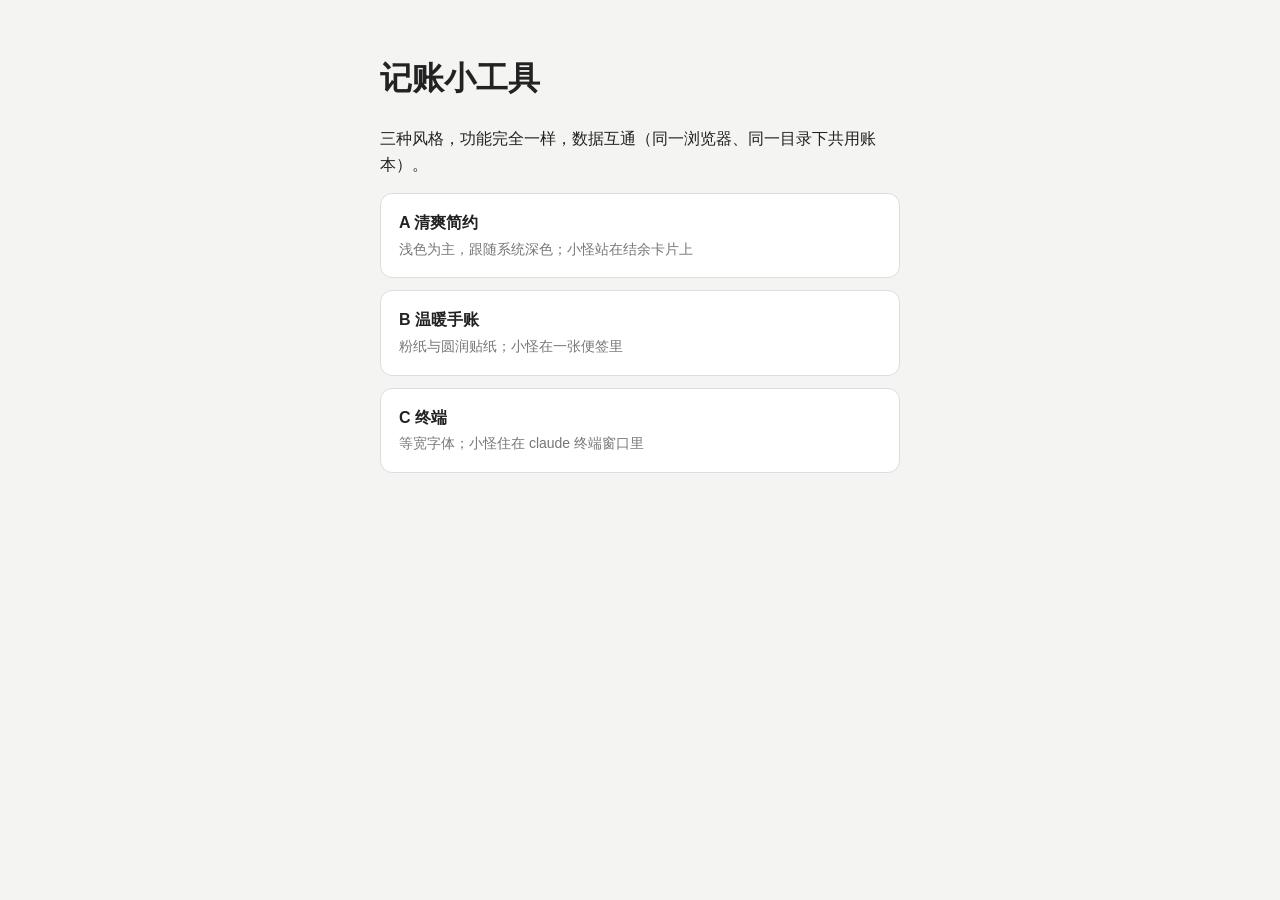
<file: index.html>
<!doctype html>
<html lang="zh-CN">
<head>
<meta charset="utf-8">
<meta name="viewport" content="width=device-width,initial-scale=1">
<title>记账小工具 · 选风格</title>
<style>
body{margin:0;font:16px/1.6 -apple-system,"Microsoft YaHei",sans-serif;background:#f4f4f2;color:#222;padding:32px 16px}
main{max-width:520px;margin:0 auto}
a{display:block;background:#fff;border:1px solid #ddd;border-radius:12px;padding:16px 18px;margin:12px 0;color:inherit;text-decoration:none}
a:hover{border-color:#d97757}
b{display:block}span{color:#777;font-size:14px}
</style>
</head>
<body><main>
<h1>记账小工具</h1>
<p>三种风格，功能完全一样，数据互通（同一浏览器、同一目录下共用账本）。</p>
<a href="clean.html"><b>A 清爽简约</b><span>浅色为主，跟随系统深色；小怪站在结余卡片上</span></a>
<a href="warm.html"><b>B 温暖手账</b><span>粉纸与圆润贴纸；小怪在一张便签里</span></a>
<a href="dark.html"><b>C 终端</b><span>等宽字体；小怪住在 claude 终端窗口里</span></a>
</main></body></html>
</file>
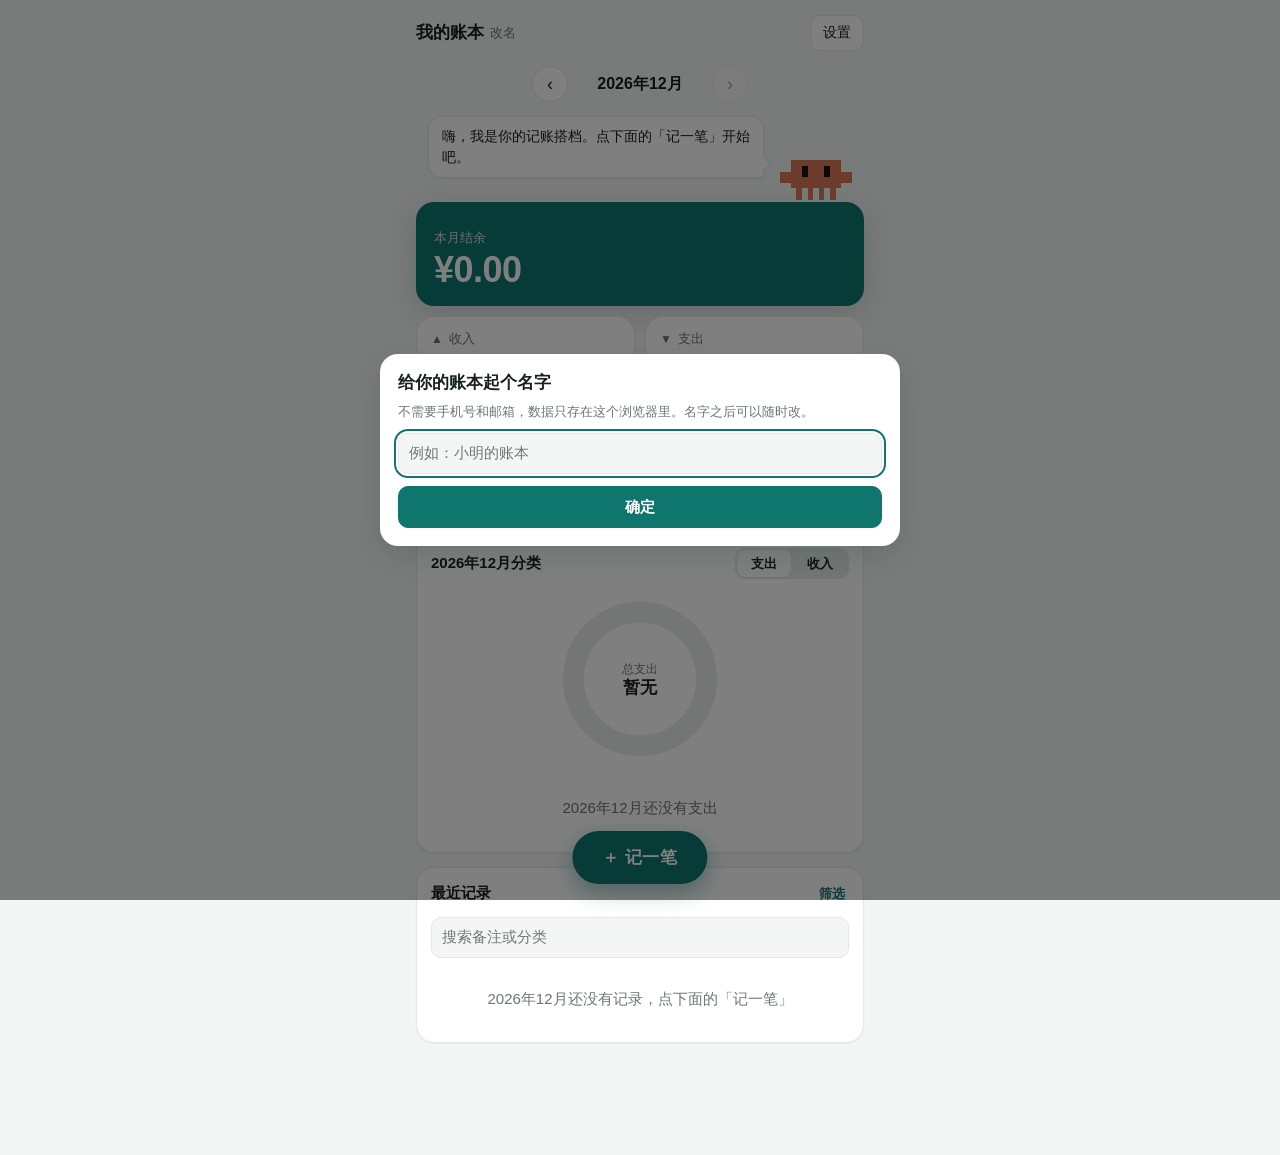
<file: clean.html>
<!doctype html>
<html lang="zh-CN">
<head>
<meta charset="utf-8">
<meta name="viewport" content="width=device-width,initial-scale=1,viewport-fit=cover">
<title>记账小工具 · 清爽简约</title>
<link rel="stylesheet" href="base.css">
<link rel="stylesheet" href="theme-clean.css">
</head>
<body class="theme-clean">
<main id="app" class="app"></main>
<script src="mascot.js"></script>
<script src="app.js"></script>
</body>
</html>
</file>
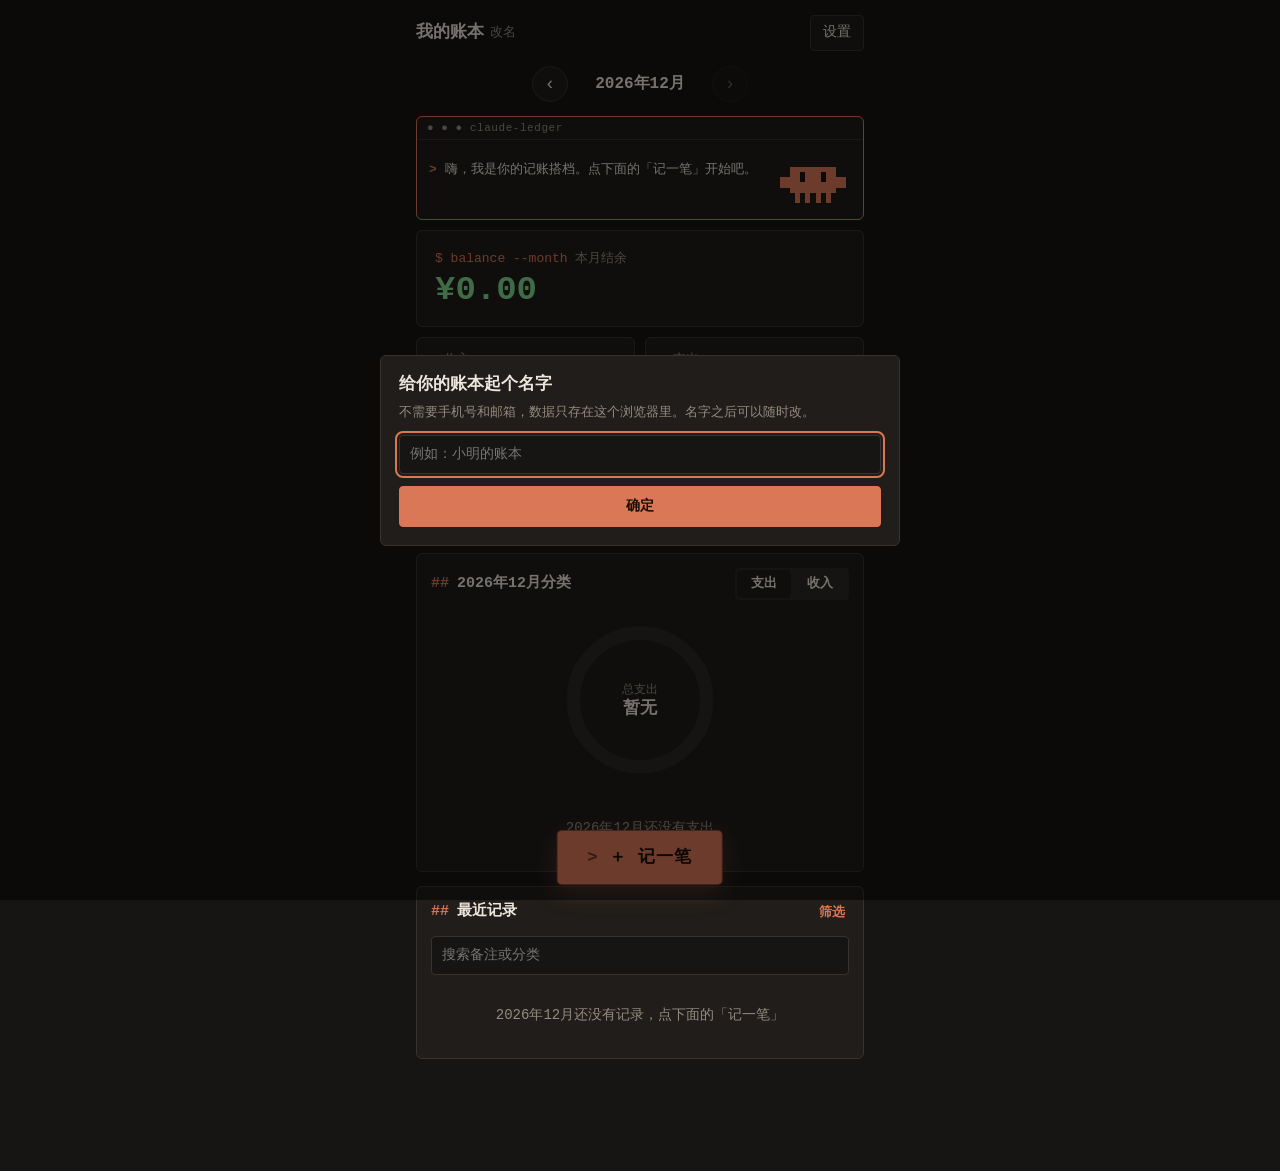
<file: dark.html>
<!doctype html>
<html lang="zh-CN">
<head>
<meta charset="utf-8">
<meta name="viewport" content="width=device-width,initial-scale=1,viewport-fit=cover">
<title>记账小工具 · 终端</title>
<link rel="stylesheet" href="base.css">
<link rel="stylesheet" href="theme-dark.css">
</head>
<body class="theme-dark">
<main id="app" class="app"></main>
<script src="mascot.js"></script>
<script src="app.js"></script>
</body>
</html>
</file>
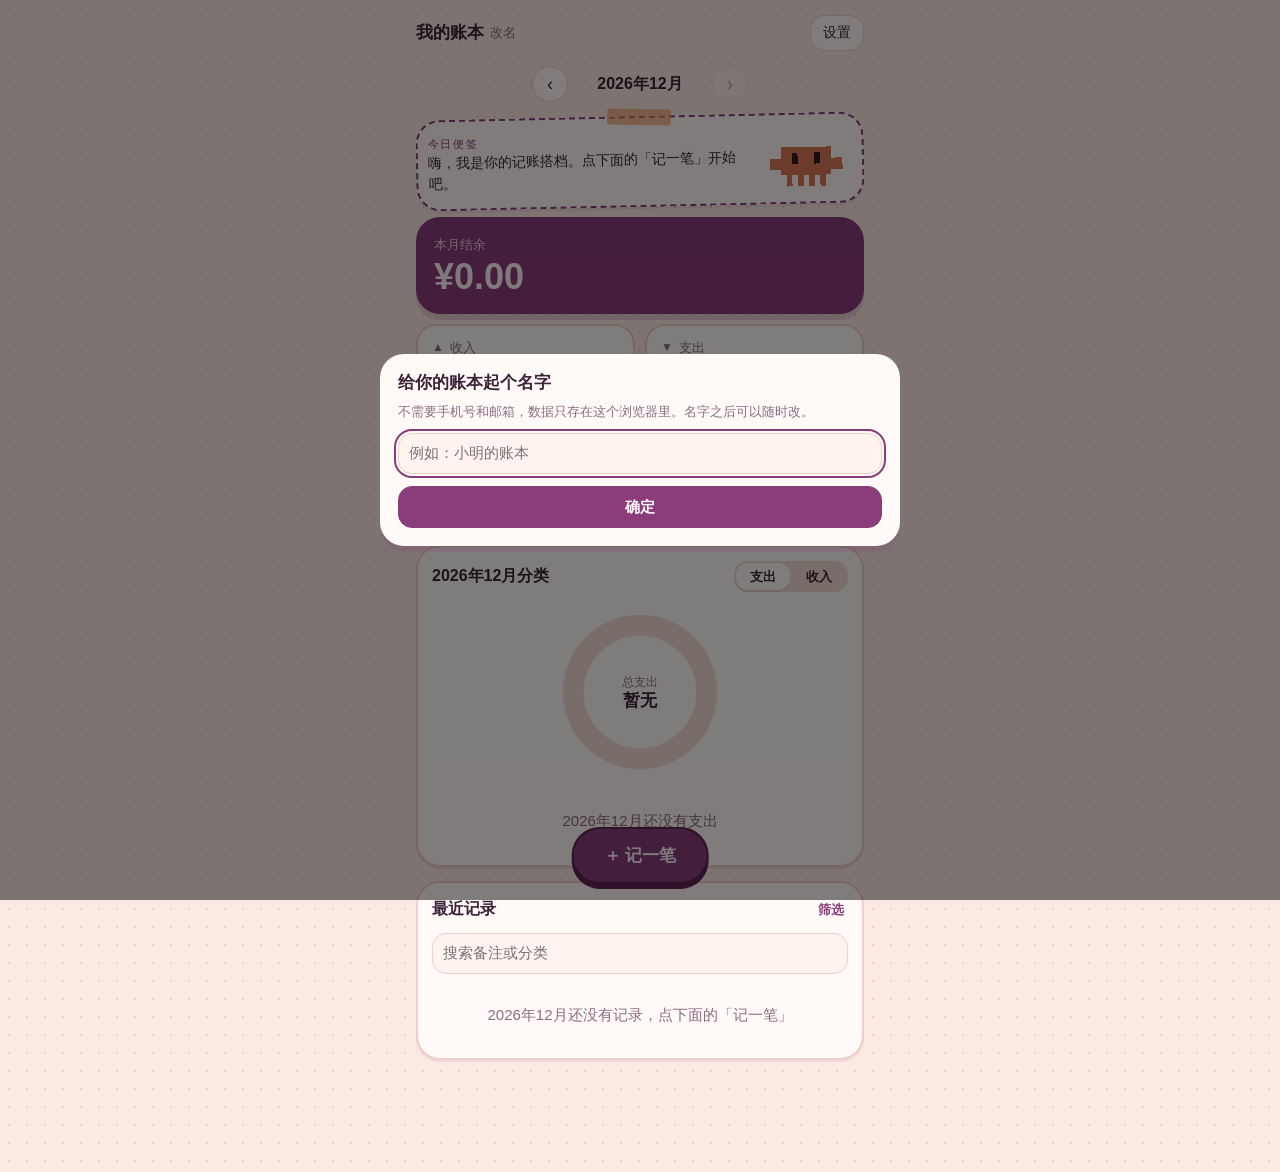
<file: warm.html>
<!doctype html>
<html lang="zh-CN">
<head>
<meta charset="utf-8">
<meta name="viewport" content="width=device-width,initial-scale=1,viewport-fit=cover">
<title>记账小工具 · 温暖手账</title>
<link rel="stylesheet" href="base.css">
<link rel="stylesheet" href="theme-warm.css">
</head>
<body class="theme-warm">
<main id="app" class="app"></main>
<script src="mascot.js"></script>
<script src="app.js"></script>
</body>
</html>
</file>
<file: base.css>
/* 结构与布局，颜色全部来自主题文件里的 CSS 变量 */
*{box-sizing:border-box}
html{-webkit-text-size-adjust:100%}
body{margin:0;background:var(--bg);color:var(--fg);font:15px/1.5 var(--font);-webkit-font-smoothing:antialiased}
body.lock{overflow:hidden}
button,input,select,textarea{font:inherit;color:inherit}
button{cursor:pointer}
:focus-visible{outline:2px solid var(--accent);outline-offset:2px}
.num{font-family:var(--font-num);font-variant-numeric:tabular-nums}
.muted{color:var(--muted)}
[hidden]{display:none!important}

.app{max-width:480px;margin:0 auto;display:flex;flex-direction:column;gap:14px;
  padding:max(14px,env(safe-area-inset-top)) max(16px,env(safe-area-inset-right)) calc(112px + env(safe-area-inset-bottom)) max(16px,env(safe-area-inset-left))}
.app>*{min-width:0}

/* 顶部 */
.top{display:flex;align-items:center;justify-content:space-between;gap:8px}
.acct{background:none;border:0;padding:6px 8px 6px 0;font-weight:700;font-size:17px;display:flex;align-items:center;gap:6px;min-width:0;max-width:75%}
.acct span:first-child{overflow:hidden;text-overflow:ellipsis;white-space:nowrap}
.acct .edit{color:var(--muted);font-size:13px;font-weight:400}
.iconbtn{background:var(--surface);border:1px solid var(--line);border-radius:var(--radius-sm);height:36px;padding:0 12px;display:inline-flex;align-items:center;gap:4px;font-size:14px}
.banner{display:flex;align-items:center;justify-content:space-between;gap:10px;background:var(--warn-bg);color:var(--warn);border:1px solid var(--warn);border-radius:var(--radius-sm);padding:8px 12px;font-size:14px}
.banner button{background:var(--warn);color:var(--warn-bg);border:0;border-radius:var(--radius-sm);padding:4px 10px;font-weight:600;white-space:nowrap}

.monthnav{display:flex;align-items:center;justify-content:center;gap:12px}
.monthnav button{width:36px;height:36px;border-radius:50%;background:var(--surface);border:1px solid var(--line);font-size:18px;line-height:1}
.monthnav button:disabled{opacity:.35;cursor:default}
.monthnav .label{min-width:7.5em;text-align:center;font-weight:700;font-size:16px}

/* 首页大卡 */
.hero{display:flex;flex-direction:column;gap:10px;position:relative}
.mascot-box{display:flex;align-items:flex-end;gap:10px;min-width:0}
.balance{background:var(--hero-bg);color:var(--hero-fg);border-radius:var(--radius);padding:18px 18px 16px;box-shadow:var(--shadow)}
.balance .lbl{font-size:13px;opacity:.8}
.balance .big{font-size:36px;font-weight:700;line-height:1.15;margin-top:2px;overflow-wrap:anywhere}
.io{display:grid;grid-template-columns:1fr 1fr;gap:10px}
.tile{background:var(--surface);border:1px solid var(--line);border-radius:var(--radius);padding:12px 14px;min-width:0}
.tile .lbl{font-size:13px;color:var(--muted);display:flex;align-items:center;gap:6px}
.tile .val{font-size:20px;font-weight:700;margin-top:2px;overflow-wrap:anywhere}
.tile.inc .val{color:var(--income)}
.tile.exp .val{color:var(--expense)}
.tile .arrow{font-size:12px}

.card{background:var(--surface);border:1px solid var(--line);border-radius:var(--radius);padding:14px;display:flex;flex-direction:column;gap:12px;box-shadow:var(--shadow-sm)}
.card h2{margin:0;font-size:15px;font-weight:700;display:flex;align-items:center;justify-content:space-between;gap:8px}
.card h2 small{font-weight:400;color:var(--muted);font-size:13px}
.linkbtn{background:none;border:0;color:var(--accent);padding:2px 4px;font-size:13px}

/* 预算 */
.bud{display:flex;flex-direction:column;gap:6px}
.bud .meta{display:flex;justify-content:space-between;gap:8px;font-size:13px;flex-wrap:wrap}
.bar{height:10px;border-radius:99px;background:var(--track);overflow:hidden}
.bar i{display:block;height:100%;border-radius:99px;background:var(--accent);transition:width .4s}
.bar.warn i{background:var(--warn)}
.bar.over i{background:var(--expense)}
.pill{display:inline-block;font-size:12px;padding:0 8px;border-radius:99px;border:1px solid currentColor;margin-left:6px;line-height:1.6}
.pill.warn{color:var(--warn)}
.pill.over{color:var(--expense)}
.bud .name{font-weight:600}
.bud.sub .name{font-weight:400}
.hint{font-size:13px;color:var(--muted)}

/* 环形图 */
.seg{display:inline-flex;background:var(--track);border-radius:var(--radius-sm);padding:2px;gap:2px}
.seg button{border:0;background:none;padding:4px 14px;border-radius:calc(var(--radius-sm) - 2px);font-size:13px}
.seg button[aria-pressed="true"]{background:var(--surface);color:var(--fg);font-weight:700;box-shadow:var(--shadow-sm)}
.donut-wrap{position:relative;width:176px;max-width:100%;margin:0 auto}
.donut{width:100%;height:auto;display:block}
.donut-track{stroke:var(--track)}
.donut-mid{position:absolute;inset:0;display:flex;flex-direction:column;align-items:center;justify-content:center;text-align:center;padding:30px;pointer-events:none}
.donut-mid .lbl{font-size:12px;color:var(--muted)}
.donut-mid .val{font-size:17px;font-weight:700;overflow-wrap:anywhere;line-height:1.2}
.legend{list-style:none;margin:0;padding:0;display:flex;flex-direction:column}
.legend button{width:100%;display:grid;grid-template-columns:12px 1fr auto 52px;align-items:center;gap:8px;background:none;border:0;padding:7px 2px;text-align:left;border-bottom:1px solid var(--line)}
.legend li:last-child button{border-bottom:0}
.legend .pct{text-align:right;color:var(--muted);font-size:13px}
.dot{width:10px;height:10px;border-radius:3px;display:inline-block}

/* 记录 */
.filters{display:flex;flex-direction:column;gap:8px}
.filters .line{display:flex;gap:8px}
.filters input,.filters select,.field input,.field select,.field textarea,.inline input,.inline select{background:var(--field);border:1px solid var(--line);border-radius:var(--radius-sm);padding:8px 10px;min-width:0;width:100%}
.filters .grid{display:grid;grid-template-columns:1fr 1fr;gap:8px}
.group{display:flex;flex-direction:column}
.grp-head{display:flex;justify-content:space-between;color:var(--muted);font-size:13px;padding:8px 2px 4px}
.row{display:grid;grid-template-columns:34px 1fr auto;align-items:center;gap:10px;width:100%;background:none;border:0;border-top:1px solid var(--line);padding:9px 2px;text-align:left}
.row .ico{width:34px;height:34px;border-radius:var(--radius-sm);display:flex;align-items:center;justify-content:center;font-weight:700;color:#fff;font-size:14px}
.row .mid{min-width:0;display:flex;flex-direction:column}
.row .mid b{font-weight:600}
.row .mid span{color:var(--muted);font-size:13px;overflow:hidden;text-overflow:ellipsis;white-space:nowrap}
.row .amt{font-weight:700}
.row .amt.inc{color:var(--income)}
.row .tag{font-size:11px;border:1px solid var(--line);color:var(--muted);border-radius:99px;padding:0 6px;margin-left:6px;font-weight:400}
.empty{text-align:center;color:var(--muted);padding:18px 0}

.fab{position:fixed;left:50%;transform:translateX(-50%);bottom:calc(16px + env(safe-area-inset-bottom));z-index:5;
  background:var(--accent);color:var(--accent-fg);border:0;border-radius:99px;padding:14px 30px;font-size:17px;font-weight:700;box-shadow:var(--shadow-fab);white-space:nowrap}
.fab:active{transform:translateX(-50%) scale(.97)}

/* 弹层 */
.backdrop{position:fixed;inset:0;z-index:20;background:rgba(0,0,0,.5);display:flex;align-items:flex-end;justify-content:center}
.backdrop.dialog{align-items:center;padding:16px;z-index:30}
.sheet{width:100%;max-width:520px;max-height:92vh;max-height:92dvh;background:var(--surface);border-radius:var(--radius) var(--radius) 0 0;display:flex;flex-direction:column;box-shadow:var(--shadow)}
.dialog .sheet{border-radius:var(--radius);max-height:86vh;max-height:86dvh}
.sheet-head{display:flex;align-items:center;justify-content:space-between;padding:14px 16px 8px;font-weight:700;font-size:17px}
.sheet-scroll{overflow:auto;padding:4px 16px calc(18px + env(safe-area-inset-bottom));display:flex;flex-direction:column;gap:14px;-webkit-overflow-scrolling:touch}
.sheet-scroll>*{min-width:0}
.field{display:flex;flex-direction:column;gap:5px}
.field label,.field .lab{font-size:13px;color:var(--muted)}
.amount-in{display:flex;align-items:center;gap:6px;border-bottom:2px solid var(--accent);padding:2px 0}
.amount-in span{font-size:28px;font-weight:700}
.amount-in input{border:0!important;background:none!important;font-size:32px;font-weight:700;padding:4px 0!important;width:100%;outline:none}
.chips{display:flex;flex-wrap:wrap;gap:8px}
.chip{border:1px solid var(--line);background:var(--field);border-radius:99px;padding:5px 13px;font-size:14px}
.chip[aria-pressed="true"]{background:var(--accent);border-color:var(--accent);color:var(--accent-fg);font-weight:600}
.chip .x{margin-left:6px;opacity:.7}
.btn{border:1px solid var(--line);background:var(--field);border-radius:var(--radius-sm);padding:9px 14px;font-weight:600}
.btn.primary{background:var(--accent);color:var(--accent-fg);border-color:var(--accent)}
.btn.danger{color:var(--expense);border-color:var(--expense);background:none}
.btn.block{width:100%;padding:12px}
.btns{display:flex;gap:8px;flex-wrap:wrap}
.btns .btn{flex:1 1 auto}
.err{color:var(--expense);font-size:13px;min-height:1.2em}
.sec{display:flex;flex-direction:column;gap:10px;padding-top:14px;border-top:1px solid var(--line)}
.sec:first-child{border-top:0;padding-top:0}
.sec h3{margin:0;font-size:15px}
.inline{display:grid;grid-template-columns:1fr auto;gap:8px}
.inline.three{grid-template-columns:1fr 92px 64px}
.bud-in{display:grid;grid-template-columns:1fr 120px;gap:8px;align-items:center}
.rec{display:grid;grid-template-columns:1fr auto auto;gap:8px;align-items:center;font-size:14px}
.rec .x{background:none;border:0;color:var(--expense);padding:2px 6px}
.dlg-body{padding:6px 18px 18px;display:flex;flex-direction:column;gap:12px}
.dlg-body p{margin:0}
.dlg-title{padding:16px 18px 0;font-weight:700;font-size:17px}
textarea.box{width:100%;min-height:150px;font-family:var(--font-num);font-size:12px;background:var(--field);border:1px solid var(--line);border-radius:var(--radius-sm);padding:8px}
.toast{position:fixed;left:50%;bottom:calc(88px + env(safe-area-inset-bottom));transform:translateX(-50%);z-index:40;background:var(--fg);color:var(--bg);padding:9px 16px;border-radius:99px;font-size:14px;max-width:min(90vw,420px);text-align:center;box-shadow:var(--shadow)}
.check{display:flex;align-items:center;gap:8px}
.check input{width:auto}
</file>
<file: theme-clean.css>
/* 风格 A：清爽简约。小怪站在结余卡片上方，气泡在它左边 */
:root{
  --font:-apple-system,"PingFang SC","Microsoft YaHei UI","Microsoft YaHei","Noto Sans SC",sans-serif;
  --font-num:ui-rounded,"SF Pro Rounded","Segoe UI","Microsoft YaHei UI",sans-serif;
  --bg:#f3f6f5;--surface:#ffffff;--field:#f3f6f5;--fg:#17211f;--muted:#6a7873;--line:#e2e9e6;--track:#e6edea;
  --accent:#0f766e;--accent-fg:#ffffff;
  --hero-bg:#0f766e;--hero-fg:#ffffff;
  --income:#2a9d5c;--expense:#d6453a;--warn:#a86400;--warn-bg:#fff4dc;
  --c0:#0f766e;--c1:#e0903a;--c2:#4a6fd8;--c3:#8a5bd0;--c4:#d6453a;--c5:#2a9d5c;--c6:#c2578f;--c7:#7b8a86;
  --radius:18px;--radius-sm:10px;
  --shadow:0 10px 30px rgba(15,60,55,.16);--shadow-sm:0 1px 2px rgba(15,60,55,.05);--shadow-fab:0 8px 22px rgba(15,118,110,.4);
  --clawd:#d97757;--clawd-eye:#1b1210;--clawd-spark:#e8a317;
  color-scheme:light;
}
@media (prefers-color-scheme:dark){
  :root{
    --bg:#0e1514;--surface:#172220;--field:#0e1514;--fg:#e8f0ee;--muted:#8fa09b;--line:#263532;--track:#22302d;
    --accent:#3fc1b3;--accent-fg:#08201d;--hero-bg:#145a54;--hero-fg:#f2fffd;
    --income:#58d28a;--expense:#ff7b6e;--warn:#f0b455;--warn-bg:#2e2410;
    --c0:#3fc1b3;--c1:#f0a95a;--c2:#7b9cf2;--c3:#b48cf0;--c4:#ff7b6e;--c5:#58d28a;--c6:#e58abf;--c7:#8fa09b;
    --shadow:0 10px 30px rgba(0,0,0,.45);--shadow-sm:none;--shadow-fab:0 8px 22px rgba(0,0,0,.5);
    color-scheme:dark;
  }
}

.mascot-box{justify-content:flex-end;margin-bottom:-12px;padding:0 6px;position:relative;z-index:1}
.mascot-box .mascot{margin-bottom:-2px}
.bubble{background:var(--surface);border:1px solid var(--line);border-radius:14px 14px 4px 14px;padding:9px 13px;font-size:14px;max-width:calc(100% - 100px);margin-bottom:26px;box-shadow:var(--shadow-sm);position:relative}
.bubble::after{content:"";position:absolute;right:-6px;bottom:8px;width:10px;height:10px;background:var(--surface);border-right:1px solid var(--line);border-top:1px solid var(--line);transform:rotate(45deg)}
.balance{padding-top:26px}
.balance .big{letter-spacing:-.5px}
.fab{letter-spacing:.5px}
</file>
<file: theme-dark.css>
/* 风格 C：终端。小怪住在一个 claude 终端窗口里，气泡是命令行输出 */
:root{
  --font:"Cascadia Mono","SF Mono","Menlo","Consolas","Microsoft YaHei UI","Microsoft YaHei",monospace;
  --font-num:"Cascadia Mono","SF Mono","Menlo","Consolas",monospace;
  --bg:#171513;--surface:#201d1a;--field:#171513;--fg:#ece6dd;--muted:#948b80;--line:#37322d;--track:#2c2824;
  --accent:#d97757;--accent-fg:#1a0e09;
  --hero-bg:#201d1a;--hero-fg:#ece6dd;
  --income:#7fd68f;--expense:#ff7e6e;--warn:#f0b54f;--warn-bg:#2d2310;
  --c0:#d97757;--c1:#7fd68f;--c2:#6fb3ff;--c3:#c792ea;--c4:#f0b54f;--c5:#5ed1c8;--c6:#ff7e9f;--c7:#948b80;
  --radius:6px;--radius-sm:4px;
  --shadow:none;--shadow-sm:none;--shadow-fab:0 0 0 1px #8a4a36,0 8px 24px rgba(217,119,87,.25);
  --clawd:#d97757;--clawd-eye:#171513;--clawd-spark:#f0b54f;
  color-scheme:dark;
}
body{font-size:14px}
.mascot-box{flex-direction:row;align-items:center;gap:12px;border:1px solid var(--accent);border-radius:var(--radius);background:var(--surface);padding:30px 12px 12px;position:relative}
.mascot-box::before{content:"● ● ●    claude-ledger";position:absolute;top:0;left:0;right:0;height:22px;line-height:22px;padding-left:10px;border-bottom:1px solid var(--line);color:var(--muted);font-size:11px;letter-spacing:.05em;white-space:nowrap;overflow:hidden}
.mascot-box .mascot{width:76px}
.bubble{flex:1;color:var(--fg);font-size:13px}
.bubble::before{content:"> ";color:var(--accent);font-weight:700}
.bubble-text{display:inline}
.bubble.typing .bubble-text::after{content:"\258C"}
.balance{border:1px solid var(--line)}
.balance .lbl{color:var(--muted);opacity:1}
.balance .lbl::before{content:"$ balance --month  ";color:var(--accent)}
.balance .big{color:var(--income);font-size:34px}
.card h2::before{content:"## ";color:var(--accent)}
.card h2{justify-content:flex-start}
.card h2>*:last-child{margin-left:auto}
.tile .lbl{text-transform:lowercase}
.bar{height:8px;border-radius:2px}
.bar i{border-radius:2px;background-image:repeating-linear-gradient(90deg,transparent 0 6px,rgba(0,0,0,.35) 6px 8px)}
.bar,.bar i{border-radius:2px}
.donut-track{stroke-width:3.2}
.chip{border-radius:4px}
.row .ico{border-radius:3px;color:#171513}
.seg button{border-radius:3px}
.fab{border-radius:4px;letter-spacing:.05em}
.fab::before{content:"> ";opacity:.6}
.sheet{border:1px solid var(--line)}
</file>
<file: theme-warm.css>
/* 风格 B：温暖手账。粉纸、梅子色墨水、便签贴纸里的小怪 */
:root{
  --font:"YouYuan","Hiragino Maru Gothic ProN","Arial Rounded MT Bold","PingFang SC","Microsoft YaHei UI","Microsoft YaHei",sans-serif;
  --font-num:"Arial Rounded MT Bold","Trebuchet MS","Microsoft YaHei UI",sans-serif;
  --bg:#fbe9e4;--surface:#fffaf8;--field:#fff3ef;--fg:#3b2338;--muted:#8a6d83;--line:#efcfc6;--track:#f3dad3;
  --accent:#8a3d7a;--accent-fg:#fff7fb;
  --hero-bg:#8a3d7a;--hero-fg:#fff2f8;
  --income:#2e8f6b;--expense:#d2433d;--warn:#9b5a00;--warn-bg:#fff0cf;
  --c0:#8a3d7a;--c1:#f08a4b;--c2:#3a9d8f;--c3:#e2619a;--c4:#5b7bd5;--c5:#e0b13a;--c6:#7aa650;--c7:#a58a9d;
  --radius:24px;--radius-sm:14px;
  --shadow:0 6px 0 rgba(138,61,122,.18);--shadow-sm:0 2px 0 rgba(138,61,122,.1);--shadow-fab:0 5px 0 #5f2553;
  --clawd:#d97757;--clawd-eye:#2a1a22;--clawd-spark:#f2b01e;
  color-scheme:light;
}
@media (prefers-color-scheme:dark){
  :root{
    --bg:#241822;--surface:#33232f;--field:#2a1c27;--fg:#fbe9f3;--muted:#c3a3b8;--line:#4a3345;--track:#42303d;
    --accent:#e08ac8;--accent-fg:#2a1226;--hero-bg:#6a2c5d;--hero-fg:#fff2f8;
    --income:#6fd8a8;--expense:#ff8a82;--warn:#f2c26a;--warn-bg:#3a2c12;
    --c0:#e08ac8;--c1:#f5a06b;--c2:#62c9b9;--c3:#ff86b6;--c4:#8ea8f2;--c5:#efc85a;--c6:#9bc874;--c7:#bfa3b6;
    --shadow:0 6px 0 rgba(0,0,0,.3);--shadow-sm:none;--shadow-fab:0 5px 0 #8f4c80;
    color-scheme:dark;
  }
}

body{background-image:radial-gradient(var(--line) 1.2px,transparent 1.2px);background-size:18px 18px}
.mascot-box{align-items:center;background:var(--surface);border:2px dashed var(--accent);border-radius:var(--radius);padding:10px 14px 10px 10px;transform:rotate(-1.2deg);box-shadow:var(--shadow-sm);position:relative}
.mascot-box::before{content:"";position:absolute;top:-9px;left:50%;width:64px;height:16px;margin-left:-32px;background:rgba(240,138,75,.55);transform:rotate(2deg);border-radius:3px}
.bubble{font-size:14px;flex:1;color:var(--fg)}
.bubble::before{content:"今日便签";display:block;font-size:11px;color:var(--accent);letter-spacing:.15em;margin-bottom:1px}
.card,.tile,.balance{border-width:2px}
.tile{border-radius:20px}
.card h2{font-size:16px}
.row .ico{border-radius:50%}
.chip{border-width:2px}
.fab{border:2px solid #5f2553}
body.lock{overflow:hidden}
</file>
